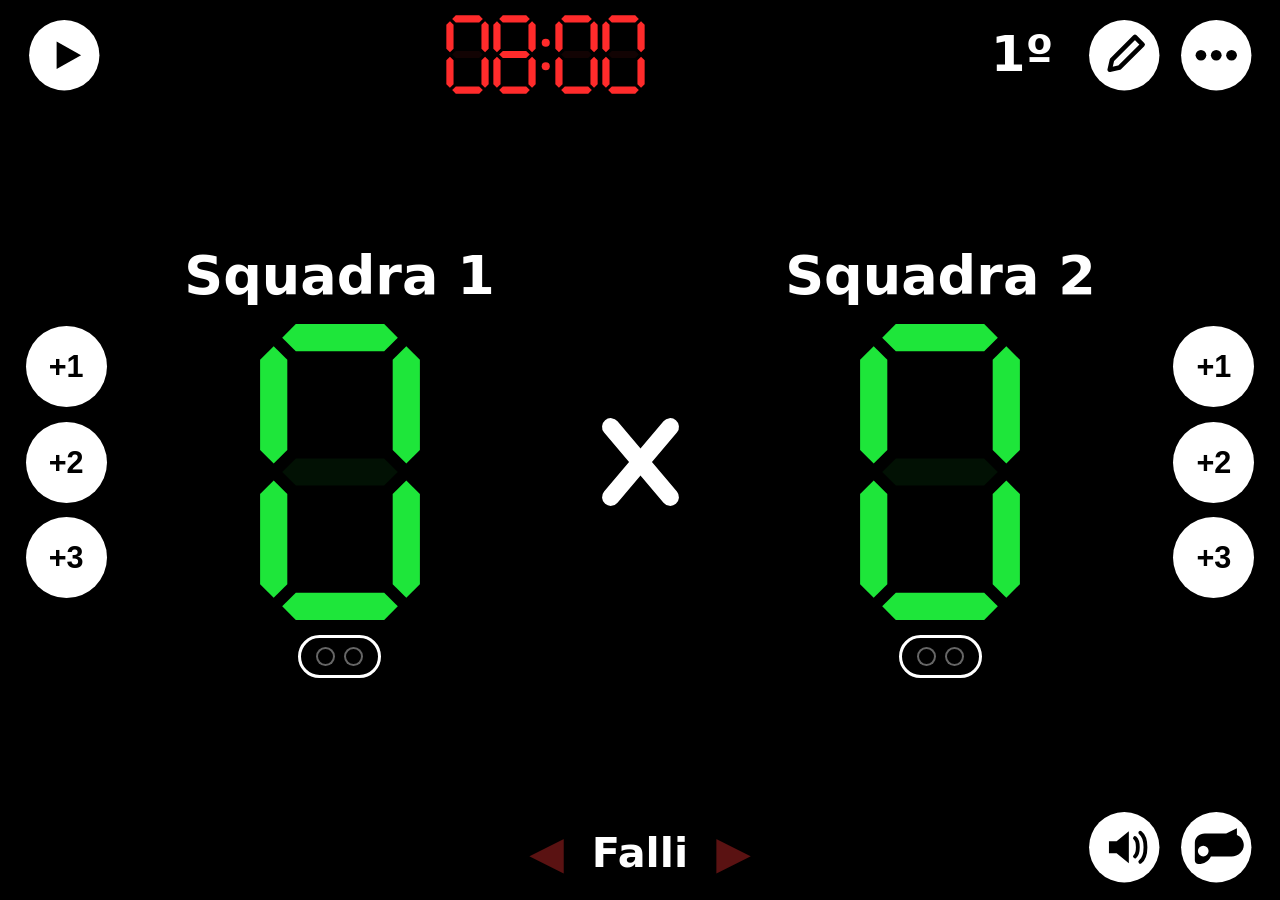
<file: index.html>
<!DOCTYPE html>
<html lang="it">
<head>
  <meta charset="UTF-8" />
  <meta name="viewport" content="width=device-width, initial-scale=1.0, maximum-scale=1.0, user-scalable=no, viewport-fit=cover" />
  <title>Tabellone Baskin</title>

  <meta name="theme-color" content="#000000" />
  <meta name="description" content="Tabellone segnapunti per il Baskin: tempo, punti, timeout e bonus. Funziona offline." />

  <!-- PWA -->
  <link rel="manifest" href="manifest.webmanifest" />
  <link rel="icon" href="icons/icon-192.png" />
  <link rel="apple-touch-icon" href="icons/icon-192.png" />
  <meta name="apple-mobile-web-app-capable" content="yes" />
  <meta name="apple-mobile-web-app-status-bar-style" content="black-translucent" />
  <meta name="mobile-web-app-capable" content="yes" />

  <link rel="stylesheet" href="css/styles.css" />
</head>

<body class="mode-game" data-running="false" data-muted="false">

  <main class="board" id="board">

    <!-- ============ BARRA SUPERIORE ============ -->
    <header class="topbar">

      <button class="icon-btn solid" id="btnPlay" type="button" aria-label="Avvia o ferma il tempo">
        <svg viewBox="0 0 100 100" aria-hidden="true">
          <circle cx="50" cy="50" r="46" fill="#fff"/>
          <polygon class="ico-play" points="40,32 72,50 40,68" fill="#000"/>
          <g class="ico-pause" fill="#000"><rect x="38" y="33" width="9" height="34" rx="2"/><rect x="53" y="33" width="9" height="34" rx="2"/></g>
        </svg>
      </button>

      <div class="timer editable" id="timer" role="button" tabindex="0" aria-label="Tempo di gioco"></div>

      <div class="period editable" id="period" role="button" tabindex="0" aria-label="Periodo">1&ordm;</div>

      <!-- pulsanti modalità gioco -->
      <button class="icon-btn ghost only-game" id="btnEdit" type="button" aria-label="Apri impostazioni e correzioni">
        <svg viewBox="0 0 100 100" aria-hidden="true">
          <circle cx="50" cy="50" r="46" fill="#fff"/>
          <path d="M64 26l10 10-30 30-13 3 3-13 30-30Z" fill="none" stroke="#000" stroke-width="6" stroke-linejoin="round"/>
        </svg>
      </button>
      <button class="icon-btn ghost only-game" id="btnMore" type="button" aria-label="Altre opzioni">
        <svg viewBox="0 0 100 100" aria-hidden="true">
          <circle cx="50" cy="50" r="46" fill="#fff"/>
          <g fill="#000"><circle cx="30" cy="50" r="7"/><circle cx="50" cy="50" r="7"/><circle cx="70" cy="50" r="7"/></g>
        </svg>
      </button>

      <!-- pulsante modalità impostazioni -->
      <button class="icon-btn solid only-edit" id="btnConfirm" type="button" aria-label="Conferma ed esci dalle impostazioni">
        <svg viewBox="0 0 100 100" aria-hidden="true">
          <circle cx="50" cy="50" r="46" fill="#fff"/>
          <path d="M30 52l13 14 27-32" fill="none" stroke="#000" stroke-width="8" stroke-linecap="round" stroke-linejoin="round"/>
        </svg>
      </button>
    </header>

    <!-- ============ AREA PUNTEGGI ============ -->
    <section class="scores">

      <div class="side-buttons" id="ptsLeft" data-team="1">
        <button class="pts-btn only-game" type="button" data-pts="1">+1</button>
        <button class="pts-btn only-game" type="button" data-pts="2">+2</button>
        <button class="pts-btn only-game" type="button" data-pts="3">+3</button>
        <button class="pts-btn minus only-edit" type="button" data-pts="-1">&minus;1</button>
        <button class="pts-btn minus only-edit" type="button" data-pts="-2">&minus;2</button>
        <button class="pts-btn minus only-edit" type="button" data-pts="-3">&minus;3</button>
      </div>

      <div class="team" data-team="1">
        <div class="team-name editable" id="name1" role="button" tabindex="0">Squadra 1</div>
        <div class="score" id="score1" data-team="1"></div>
        <div class="timeouts" id="timeouts1" data-team="1" aria-label="Timeout Squadra 1"></div>
      </div>

      <div class="vs" aria-hidden="true">
        <svg viewBox="0 0 100 120"><g stroke="#fff" stroke-width="13" stroke-linecap="round"><line x1="28" y1="34" x2="72" y2="86"/><line x1="72" y1="34" x2="28" y2="86"/></g></svg>
      </div>

      <div class="team" data-team="2">
        <div class="team-name editable" id="name2" role="button" tabindex="0">Squadra 2</div>
        <div class="score" id="score2" data-team="2"></div>
        <div class="timeouts" id="timeouts2" data-team="2" aria-label="Timeout Squadra 2"></div>
      </div>

      <div class="side-buttons" id="ptsRight" data-team="2">
        <button class="pts-btn only-game" type="button" data-pts="1">+1</button>
        <button class="pts-btn only-game" type="button" data-pts="2">+2</button>
        <button class="pts-btn only-game" type="button" data-pts="3">+3</button>
        <button class="pts-btn minus only-edit" type="button" data-pts="-1">&minus;1</button>
        <button class="pts-btn minus only-edit" type="button" data-pts="-2">&minus;2</button>
        <button class="pts-btn minus only-edit" type="button" data-pts="-3">&minus;3</button>
      </div>

    </section>

    <!-- ============ FALLI / BONUS ============ -->
    <footer class="fouls">
      <div class="fouls-head">
        <span class="bonus-arrow left" id="bonusLeft" aria-hidden="true">&#9664;</span>
        <span class="fouls-label">Falli</span>
        <span class="bonus-arrow right" id="bonusRight" aria-hidden="true">&#9654;</span>
      </div>
      <div class="fouls-body">
        <button class="foul-btn only-game" type="button" data-team="0" data-delta="1" aria-label="Aggiungi fallo Squadra 1">+</button>
        <button class="foul-btn only-edit" type="button" data-team="0" data-delta="-1" aria-label="Togli fallo Squadra 1">&minus;</button>
        <div class="foul-num" id="foul1" data-team="1"></div>
        <div class="foul-x" aria-hidden="true">
          <svg viewBox="0 0 100 120"><g stroke="#fff" stroke-width="11" stroke-linecap="round"><line x1="30" y1="38" x2="70" y2="82"/><line x1="70" y1="38" x2="30" y2="82"/></g></svg>
        </div>
        <div class="foul-num" id="foul2" data-team="2"></div>
        <button class="foul-btn only-game" type="button" data-team="1" data-delta="1" aria-label="Aggiungi fallo Squadra 2">+</button>
        <button class="foul-btn only-edit" type="button" data-team="1" data-delta="-1" aria-label="Togli fallo Squadra 2">&minus;</button>
      </div>
    </footer>

    <!-- ============ AZIONI ANGOLO ============ -->
    <div class="corner-actions">
      <button class="icon-btn solid" id="btnHorn" type="button" aria-label="Suona la sirena">
        <svg viewBox="0 0 100 100" aria-hidden="true">
          <circle cx="50" cy="50" r="46" fill="#fff"/>
          <g fill="#000">
            <path d="M30 42v16h10l16 13V29L40 42H30Z"/>
            <path d="M64 38c5 4 5 20 0 24" fill="none" stroke="#000" stroke-width="5" stroke-linecap="round"/>
            <path d="M71 31c9 7 9 31 0 38" fill="none" stroke="#000" stroke-width="5" stroke-linecap="round"/>
          </g>
        </svg>
      </button>
      <button class="icon-btn solid" id="btnWhistle" type="button" aria-label="Suona il fischietto">
        <svg viewBox="0 0 100 100" aria-hidden="true">
          <circle cx="50" cy="50" r="46" fill="#fff"/>
          <g fill="#000">
            <path d="M22 44c0-7 6-12 13-12h28l14-7v9c5 2 9 7 9 13 0 8-7 15-16 15H43c-3 6-9 10-16 10-3 0-5-2-5-5V44Z"/>
            <circle cx="33" cy="55" r="7" fill="#fff"/>
          </g>
        </svg>
      </button>
    </div>

    <div class="corner-actions left only-edit">
      <button class="icon-btn solid danger" id="btnReset" type="button" aria-label="Azzera la partita">
        <svg viewBox="0 0 100 100" aria-hidden="true">
          <circle cx="50" cy="50" r="46" fill="#fff"/>
          <g fill="none" stroke="#000" stroke-width="9" stroke-linecap="round">
            <path d="M74 34a30 30 0 1 0 7 22"/>
          </g>
          <path d="M78 22v18H60Z" fill="#000"/>
        </svg>
      </button>
    </div>

  </main>

  <!-- ============ CONFERMA RESET ============ -->
  <div class="sheet-backdrop" id="resetBackdrop" hidden>
    <div class="sheet" role="dialog" aria-label="Conferma reset">
      <h2>Azzerare la partita?</h2>
      <p class="sheet-text">Punteggi, falli, timeout, tempo e periodo torneranno a zero. Le impostazioni e i nomi delle squadre restano invariati.</p>
      <div class="sheet-row">
        <button class="sheet-item danger" id="resetConfirm" type="button">Sì, azzera</button>
        <button class="sheet-close" id="resetCancel" type="button">Annulla</button>
      </div>
    </div>
  </div>

  <!-- ============ MENU "..." / INFORMAZIONI ============ -->
  <div class="sheet-backdrop" id="moreBackdrop" hidden>
    <div class="sheet" role="dialog" aria-label="Informazioni">
      <h2>Informazioni</h2>
      <div class="about">
        <p class="about-title">Tabellone Baskin</p>
        <p class="about-meta">Versione <span id="aboutVersion">1.8.0</span> — Daniele Lolli (UncleDan)</p>
      </div>
      <button class="sheet-item" id="actCheckUpdate" type="button">Verifica aggiornamenti</button>
      <button class="sheet-item" id="actFouls" type="button">Conteggio falli: <span id="foulState">off</span></button>
      <button class="sheet-item" id="actMute" type="button">Audio: <span id="muteState">on</span></button>
      <button class="sheet-item" id="actWake" type="button">Schermo sempre acceso: <span id="wakeState">off</span></button>
      <button class="sheet-item" id="actSettings" type="button">Impostazioni partita</button>
      <button class="sheet-item" id="actNewGame" type="button">Nuova partita</button>
      <button class="sheet-item" id="actInstall" type="button" hidden>Installa app</button>
      <button class="sheet-close" id="moreClose" type="button">Chiudi</button>
    </div>
  </div>

  <!-- ============ IMPOSTAZIONI PARTITA ============ -->
  <div class="sheet-backdrop" id="settingsBackdrop" hidden>
    <div class="sheet" role="dialog" aria-label="Impostazioni partita">
      <h2>Impostazioni partita</h2>

      <label class="field">
        <span>Durata periodo (minuti)</span>
        <input type="number" id="cfgMinutes" min="1" max="60" inputmode="numeric" />
      </label>
      <label class="field">
        <span>Numero di periodi</span>
        <input type="number" id="cfgPeriods" min="1" max="12" inputmode="numeric" />
      </label>
      <label class="field">
        <span>Durata supplementari (minuti)</span>
        <input type="number" id="cfgOvertime" min="1" max="30" inputmode="numeric" />
      </label>
      <label class="field">
        <span>Timeout per tempo (1°/2°)</span>
        <input type="number" id="cfgTimeoutsHalf" min="0" max="9" inputmode="numeric" />
      </label>
      <label class="field">
        <span>Timeout per supplementare</span>
        <input type="number" id="cfgTimeoutsOt" min="0" max="9" inputmode="numeric" />
      </label>
      <label class="field">
        <span>Limite falli per il bonus</span>
        <input type="number" id="cfgBonus" min="1" max="20" inputmode="numeric" />
      </label>
      <label class="field switch">
        <span>Bonus automatico negli ultimi 2′ (4° e suppl.)</span>
        <input type="checkbox" id="cfgAutoBonus" />
      </label>
      <label class="field switch">
        <span>Azzera i falli ad ogni periodo</span>
        <input type="checkbox" id="cfgResetFouls" />
      </label>
      <label class="field switch">
        <span>Sirena automatica a fine tempo</span>
        <input type="checkbox" id="cfgAutoHorn" />
      </label>

      <div class="sheet-row">
        <button class="sheet-item" id="settingsSave" type="button">Salva</button>
        <button class="sheet-close" id="settingsClose" type="button">Annulla</button>
      </div>
    </div>
  </div>

  <!-- ============ EDITOR TEMPO (rotori) ============ -->
  <div class="sheet-backdrop" id="timeBackdrop" hidden>
    <div class="sheet" role="dialog" aria-label="Imposta il tempo">
      <h2>Imposta il tempo</h2>
      <div class="rotors">
        <div class="rotor-wrap"><div class="rotor" id="rotorMin"></div><small>min</small></div>
        <span class="time-colon">:</span>
        <div class="rotor-wrap"><div class="rotor" id="rotorSec"></div><small>sec</small></div>
        <span class="time-colon">.</span>
        <div class="rotor-wrap"><div class="rotor" id="rotorTenth"></div><small>dec</small></div>
      </div>
      <div class="sheet-row">
        <button class="sheet-item" id="timeApply" type="button">Applica</button>
        <button class="sheet-item secondary" id="timeFull" type="button">Tempo pieno</button>
        <button class="sheet-close" id="timeClose" type="button">Annulla</button>
      </div>
    </div>
  </div>

  <!-- ============ EDITOR PERIODO (rotore) ============ -->
  <div class="sheet-backdrop" id="periodBackdrop" hidden>
    <div class="sheet" role="dialog" aria-label="Imposta il periodo">
      <h2>Imposta il periodo</h2>
      <div class="rotors">
        <div class="rotor-wrap"><div class="rotor wide" id="rotorPeriod"></div><small>periodo</small></div>
      </div>
      <div class="sheet-row">
        <button class="sheet-item" id="periodApply" type="button">Applica</button>
        <button class="sheet-close" id="periodClose" type="button">Annulla</button>
      </div>
    </div>
  </div>

  <!-- ============ TOAST ============ -->
  <div class="toast" id="toast" hidden></div>

  <script src="js/app.js"></script>
</body>
</html>
</file>
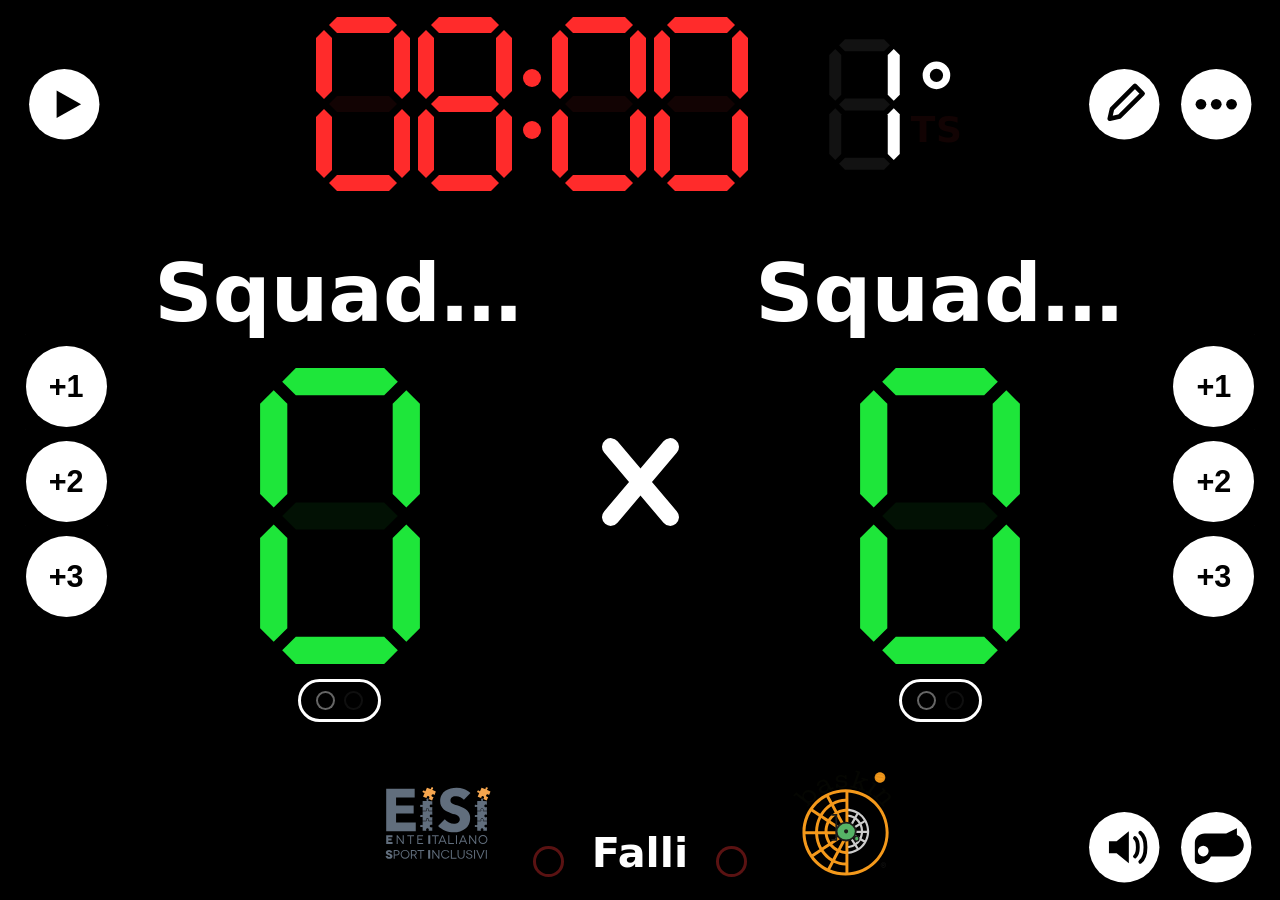
<file: pwa/index.html>
<!DOCTYPE html>
<html lang="it">
<head>
  <meta charset="UTF-8" />
  <meta name="viewport" content="width=device-width, initial-scale=1.0, maximum-scale=1.0, user-scalable=no, viewport-fit=cover" />
  <title>Tabellone Baskin EISI</title>

  <meta name="theme-color" content="#000000" />
  <meta name="description" content="Tabellone segnapunti per il Baskin: tempo, punti, timeout e bonus. Funziona offline." />

  <!-- PWA -->
  <link rel="manifest" href="manifest.webmanifest" />
  <link rel="icon" href="icons/icon-192.png" />
  <link rel="apple-touch-icon" href="icons/icon-192.png" />
  <meta name="apple-mobile-web-app-capable" content="yes" />
  <meta name="apple-mobile-web-app-status-bar-style" content="black-translucent" />
  <meta name="apple-mobile-web-app-title" content="Tabellone Baskin EISI" />
  <meta name="mobile-web-app-capable" content="yes" />
  <meta name="application-name" content="Tabellone Baskin EISI" />

  <link rel="stylesheet" href="css/styles.css" />
</head>

<body class="mode-game" data-running="false" data-muted="false">

  <main class="board" id="board">

    <!-- ============ BARRA SUPERIORE ============ -->
    <header class="topbar">

      <div class="clock-controls">
        <button class="icon-btn solid" id="btnPlay" type="button" aria-label="Avvia o ferma il tempo">
          <svg viewBox="0 0 100 100" aria-hidden="true">
            <circle cx="50" cy="50" r="46" fill="#fff"/>
            <polygon class="ico-play" points="40,32 72,50 40,68" fill="#000"/>
            <g class="ico-pause" fill="#000"><rect x="38" y="33" width="9" height="34" rx="2"/><rect x="53" y="33" width="9" height="34" rx="2"/></g>
          </svg>
        </button>
        <button class="icon-btn solid" id="btnNext" type="button" aria-label="Periodo successivo">
          <svg viewBox="0 0 100 100" aria-hidden="true">
            <circle cx="50" cy="50" r="46" fill="#fff"/>
            <g fill="#000"><polygon points="33,31 61,50 33,69"/><rect x="63" y="31" width="9" height="38" rx="2"/></g>
          </svg>
        </button>
      </div>

      <div class="clock-period">
        <div class="timer editable" id="timer" role="button" tabindex="0" aria-label="Tempo di gioco"></div>
        <div class="period editable" id="period" role="button" tabindex="0" aria-label="Periodo"></div>
      </div>

      <div class="topbar-actions">
        <!-- pulsanti modalità gioco -->
        <button class="icon-btn ghost only-game" id="btnEdit" type="button" aria-label="Apri impostazioni e correzioni">
          <svg viewBox="0 0 100 100" aria-hidden="true">
            <circle cx="50" cy="50" r="46" fill="#fff"/>
            <path d="M64 26l10 10-30 30-13 3 3-13 30-30Z" fill="none" stroke="#000" stroke-width="6" stroke-linejoin="round"/>
          </svg>
        </button>
        <button class="icon-btn ghost only-game" id="btnMore" type="button" aria-label="Altre opzioni">
          <svg viewBox="0 0 100 100" aria-hidden="true">
            <circle cx="50" cy="50" r="46" fill="#fff"/>
            <g fill="#000"><circle cx="30" cy="50" r="7"/><circle cx="50" cy="50" r="7"/><circle cx="70" cy="50" r="7"/></g>
          </svg>
        </button>
        <!-- pulsante modalità impostazioni -->
        <button class="icon-btn solid only-edit" id="btnConfirm" type="button" aria-label="Conferma ed esci dalle impostazioni">
          <svg viewBox="0 0 100 100" aria-hidden="true">
            <circle cx="50" cy="50" r="46" fill="#fff"/>
            <path d="M30 52l13 14 27-32" fill="none" stroke="#000" stroke-width="8" stroke-linecap="round" stroke-linejoin="round"/>
          </svg>
        </button>
      </div>
    </header>

    <!-- ============ AREA PUNTEGGI ============ -->
    <section class="scores">

      <div class="side-buttons" id="ptsLeft" data-team="1">
        <button class="pts-btn only-game" type="button" data-pts="1">+1</button>
        <button class="pts-btn only-game" type="button" data-pts="2">+2</button>
        <button class="pts-btn only-game" type="button" data-pts="3">+3</button>
        <button class="pts-btn minus only-edit" type="button" data-pts="-1">&minus;1</button>
        <button class="pts-btn minus only-edit" type="button" data-pts="-2">&minus;2</button>
        <button class="pts-btn minus only-edit" type="button" data-pts="-3">&minus;3</button>
      </div>

      <div class="team" data-team="1">
        <div class="team-name editable" id="name1" role="button" tabindex="0">Squadra 1</div>
        <div class="score" id="score1" data-team="1"></div>
        <div class="timeouts" id="timeouts1" data-team="1" aria-label="Timeout Squadra 1"></div>
      </div>

      <div class="vs" aria-hidden="true">
        <svg viewBox="0 0 100 120"><g stroke="#fff" stroke-width="13" stroke-linecap="round"><line x1="28" y1="34" x2="72" y2="86"/><line x1="72" y1="34" x2="28" y2="86"/></g></svg>
      </div>

      <div class="team" data-team="2">
        <div class="team-name editable" id="name2" role="button" tabindex="0">Squadra 2</div>
        <div class="score" id="score2" data-team="2"></div>
        <div class="timeouts" id="timeouts2" data-team="2" aria-label="Timeout Squadra 2"></div>
      </div>

      <div class="side-buttons" id="ptsRight" data-team="2">
        <button class="pts-btn only-game" type="button" data-pts="1">+1</button>
        <button class="pts-btn only-game" type="button" data-pts="2">+2</button>
        <button class="pts-btn only-game" type="button" data-pts="3">+3</button>
        <button class="pts-btn minus only-edit" type="button" data-pts="-1">&minus;1</button>
        <button class="pts-btn minus only-edit" type="button" data-pts="-2">&minus;2</button>
        <button class="pts-btn minus only-edit" type="button" data-pts="-3">&minus;3</button>
      </div>

    </section>

    <!-- ============ POSSESSO (sopra ai falli) ============ -->
    <div class="possession" id="possession" hidden>
      <span class="poss-arrow left" id="possLeft" role="button" tabindex="0" aria-label="Possesso Squadra 1">&#9664;</span>
      <span class="poss-label">Possesso</span>
      <span class="poss-arrow right" id="possRight" role="button" tabindex="0" aria-label="Possesso Squadra 2">&#9654;</span>
    </div>

    <!-- ============ FALLI / BONUS ============ -->
    <footer class="fouls">
      <div class="fouls-head">
        <img src="icons/logos/logo-eisi.svg" alt="" aria-hidden="true" class="brand-logo brand-logo-eisi" />
        <span class="bonus-dot left" id="bonusLeft" aria-label="Bonus Squadra 1"></span>
        <span class="fouls-label">Falli</span>
        <span class="bonus-dot right" id="bonusRight" aria-label="Bonus Squadra 2"></span>
        <img src="icons/logos/logo-baskin.svg" alt="" aria-hidden="true" class="brand-logo brand-logo-baskin" />
      </div>
      <div class="fouls-body">
        <button class="foul-btn only-game" type="button" data-team="0" data-delta="1" aria-label="Aggiungi fallo Squadra 1">+</button>
        <button class="foul-btn only-edit" type="button" data-team="0" data-delta="-1" aria-label="Togli fallo Squadra 1">&minus;</button>
        <div class="foul-num" id="foul1" data-team="1"></div>
        <div class="foul-x" aria-hidden="true">
          <svg viewBox="0 0 100 120"><g stroke="#fff" stroke-width="11" stroke-linecap="round"><line x1="30" y1="38" x2="70" y2="82"/><line x1="70" y1="38" x2="30" y2="82"/></g></svg>
        </div>
        <div class="foul-num" id="foul2" data-team="2"></div>
        <button class="foul-btn only-game" type="button" data-team="1" data-delta="1" aria-label="Aggiungi fallo Squadra 2">+</button>
        <button class="foul-btn only-edit" type="button" data-team="1" data-delta="-1" aria-label="Togli fallo Squadra 2">&minus;</button>
      </div>
    </footer>

    <!-- ============ AZIONI ANGOLO ============ -->
    <div class="corner-actions">
      <button class="icon-btn solid" id="btnHorn" type="button" aria-label="Suona la sirena">
        <svg viewBox="0 0 100 100" aria-hidden="true">
          <circle cx="50" cy="50" r="46" fill="#fff"/>
          <g fill="#000">
            <path d="M30 42v16h10l16 13V29L40 42H30Z"/>
            <path d="M64 38c5 4 5 20 0 24" fill="none" stroke="#000" stroke-width="5" stroke-linecap="round"/>
            <path d="M71 31c9 7 9 31 0 38" fill="none" stroke="#000" stroke-width="5" stroke-linecap="round"/>
          </g>
        </svg>
      </button>
      <button class="icon-btn solid" id="btnWhistle" type="button" aria-label="Suona il fischietto">
        <svg viewBox="0 0 100 100" aria-hidden="true">
          <circle cx="50" cy="50" r="46" fill="#fff"/>
          <g fill="#000">
            <path d="M22 44c0-7 6-12 13-12h28l14-7v9c5 2 9 7 9 13 0 8-7 15-16 15H43c-3 6-9 10-16 10-3 0-5-2-5-5V44Z"/>
            <circle cx="33" cy="55" r="7" fill="#fff"/>
          </g>
        </svg>
      </button>
    </div>

    <div class="corner-actions left only-edit">
      <button class="icon-btn solid danger" id="btnReset" type="button" aria-label="Azzera la partita">
        <svg viewBox="0 0 100 100" aria-hidden="true">
          <circle cx="50" cy="50" r="46" fill="#fff"/>
          <g fill="none" stroke="#000" stroke-width="9" stroke-linecap="round">
            <path d="M74 34a30 30 0 1 0 7 22"/>
          </g>
          <path d="M78 22v18H60Z" fill="#000"/>
        </svg>
      </button>
    </div>

  </main>

  <!-- ============ CONFERMA RESET ============ -->
  <div class="sheet-backdrop" id="resetBackdrop" hidden>
    <div class="sheet" role="dialog" aria-label="Conferma reset">
      <h2>Azzerare la partita?</h2>
      <p class="sheet-text">Punteggi, falli, timeout, tempo, periodo, nomi e colori delle squadre torneranno ai valori iniziali. Le impostazioni di gara restano invariate.</p>
      <div class="sheet-row">
        <button class="sheet-item danger" id="resetConfirm" type="button">Sì, azzera</button>
        <button class="sheet-close" id="resetCancel" type="button">Annulla</button>
      </div>
    </div>
  </div>

  <!-- ============ CONFERMA PERIODO SUCCESSIVO ============ -->
  <div class="sheet-backdrop" id="nextBackdrop" hidden>
    <div class="sheet" role="dialog" aria-label="Conferma periodo successivo">
      <h2 id="nextTitle">Passare al periodo successivo?</h2>
      <p class="sheet-text" id="nextText">Il cronometro verrà riportato al tempo pieno del nuovo periodo.</p>
      <div class="sheet-row">
        <button class="sheet-item" id="nextConfirm" type="button">Sì, avanti</button>
        <button class="sheet-close" id="nextCancel" type="button">Annulla</button>
      </div>
    </div>
  </div>

  <!-- ============ MENU "..." / INFORMAZIONI ============ -->
  <div class="sheet-backdrop" id="moreBackdrop" hidden>
    <div class="sheet" role="dialog" aria-label="Informazioni">
      <h2>Informazioni</h2>
      <div class="about">
        <p class="about-title">Tabellone Baskin EISI</p>
        <p class="about-meta">Versione <span id="aboutVersion">1.17.7</span> — Daniele Lolli (UncleDan)</p>
      </div>
      <!-- verdi: installazione / info / sorgenti / segnalazioni / aggiornamenti -->
      <button class="sheet-item green" id="actInstall" type="button" hidden>Installa app</button>
      <button class="sheet-item green" id="actAboutBaskin" type="button">Cosa è il Baskin</button>
      <a class="sheet-item sheet-link green" id="actRepo" href="https://github.com/UncleDan/tabellone-baskin-eisi" target="_blank" rel="noopener noreferrer">Codice sorgente su GitHub ↗</a>
      <a class="sheet-item sheet-link green" id="actIssues" href="https://github.com/UncleDan/tabellone-baskin-eisi/issues" target="_blank" rel="noopener noreferrer">Segnalazioni ↗</a>
      <button class="sheet-item green" id="actCheckUpdate" type="button">Verifica aggiornamenti</button>
      <!-- solo nell'app Cast (visibili se presente window.CastBridge) -->
      <button class="sheet-item green" id="actCastConnect" type="button" hidden>Indirizzo / QR per la TV</button>
      <button class="sheet-item green" id="actCastRole" type="button" hidden>Ruolo dispositivo…</button>
      <!-- ambra: opzioni di visualizzazione/audio -->
      <button class="sheet-item amber" id="actWake" type="button">Schermo sempre acceso: <span id="wakeState">off</span></button>
      <button class="sheet-item amber" id="actScoreColor" type="button">Punti colore squadra: <span id="scoreColorState">off</span></button>
      <button class="sheet-item amber" id="actMute" type="button">Audio: <span id="muteState">on</span></button>
      <!-- rosso scuro: azioni importanti -->
      <button class="sheet-item darkred" id="actSettings" type="button">Impostazioni partita</button>
      <button class="sheet-item darkred" id="actResetApp" type="button">Reset applicazione</button>
      <button class="sheet-item darkred" id="actQuit" type="button">Chiudi applicazione</button>
      <!-- sempre ultimo: chiude solo il menu -->
      <button class="sheet-close" id="moreClose" type="button">Chiudi menu</button>
    </div>
  </div>

  <!-- ============ COSA È IL BASKIN ============ -->
  <div class="sheet-backdrop" id="baskinInfoBackdrop" hidden>
    <div class="sheet" role="dialog" aria-label="Cosa è il Baskin">
      <h2>Cosa è il Baskin</h2>
      <p class="sheet-text">Il Baskin è uno sport fondato sul basket, inclusivo per progettazione, che prevede per regolamento la partecipazione simultanea degli atleti senza divisione in categorie grazie ad un sistema basato sui ruoli in campo: atleti di entrambi i sessi, con e senza disabilità, con disabilità fisiche e/o cognitive giocano insieme sullo stesso campo la stessa partita. Il regolamento del Baskin è una proprietà intellettuale di <em>Associazione Baskin</em> ed i campionati in Italia sono organizzati da <em>EISI - Ente Italiano Sport Inclusivi</em>, Ente di Promozione Paralimpica riconosciuto dal <em>Comitato Italiano Paralimpico</em>.</p>
      <div class="sheet-row">
        <a class="sheet-item green" href="https://eisi.it" target="_blank" rel="noopener noreferrer">eisi.it ↗</a>
        <a class="sheet-item green" href="https://baskin.it" target="_blank" rel="noopener noreferrer">baskin.it ↗</a>
      </div>
      <p class="sheet-text disclaimer">I loghi «EISI» e «Baskin» sono marchi registrati rispettivamente da Ente Italiano Sport Inclusivi e Associazione Baskin.</p>
      <button class="sheet-close" id="baskinInfoClose" type="button">Chiudi</button>
    </div>
  </div>

  <!-- ============ IMPOSTAZIONI PARTITA ============ -->
  <div class="sheet-backdrop" id="settingsBackdrop" hidden>
    <div class="sheet" role="dialog" aria-label="Impostazioni partita">
      <h2>Impostazioni partita</h2>

      <!-- Modalità: Baskin / Personalizza -->
      <div class="sheet-row sheet-row-2">
        <button class="sheet-item green" id="presetBaskin" type="button">Baskin</button>
        <button class="sheet-item green" id="presetCustom" type="button">Personalizza</button>
      </div>

      <!-- Parametri di gara (modificabili solo in "Personalizza") -->
      <h3 style="font-size: 0.9em; margin-top: 1em; color: #bdbdbd;">Parametri di gara</h3>
      <div id="disciplineFields">

      <label class="field">
        <span>Durata periodo (minuti)</span>
        <input type="number" id="cfgMinutes" min="1" max="60" inputmode="numeric" />
      </label>
      <label class="field">
        <span>Numero di periodi</span>
        <input type="number" id="cfgPeriods" min="1" max="12" inputmode="numeric" />
      </label>
      <label class="field">
        <span>Durata supplementari (minuti)</span>
        <input type="number" id="cfgOvertime" min="1" max="30" inputmode="numeric" />
      </label>
      <label class="field">
        <span>Timeout per tempo (1°/2°)</span>
        <input type="number" id="cfgTimeoutsHalf" min="0" max="9" inputmode="numeric" />
      </label>
      <label class="field">
        <span>Timeout per supplementare</span>
        <input type="number" id="cfgTimeoutsOt" min="0" max="9" inputmode="numeric" />
      </label>
      <label class="field">
        <span>Logica timeout</span>
        <select id="cfgTimeoutMode">
          <option value="baskin">Baskin (riporto all'indietro)</option>
          <option value="basket">Basket (monte per tempo)</option>
        </select>
      </label>
      <label class="field">
        <span>Modalità bonus</span>
        <select id="cfgBonusMode">
          <option value="last2">Ultimi 2′ (Baskin)</option>
          <option value="teamFouls">Dopo N falli (Basket)</option>
          <option value="off">Nessuno</option>
        </select>
      </label>
      <label class="field">
        <span>Falli per il bonus (Basket)</span>
        <input type="number" id="cfgBonus" min="1" max="20" inputmode="numeric" />
      </label>
      <label class="field switch">
        <span>Conteggio falli</span>
        <input type="checkbox" id="cfgFouls" />
      </label>
      <label class="field switch">
        <span>Azzera i falli ad ogni periodo</span>
        <input type="checkbox" id="cfgResetFouls" />
      </label>
      <label class="field switch">
        <span>Frecce possesso alternato</span>
        <input type="checkbox" id="cfgPossession" />
      </label>
      <label class="field switch">
        <span>Sirena automatica a fine tempo</span>
        <input type="checkbox" id="cfgAutoHorn" />
      </label>

      </div><!-- /disciplineFields -->

      <h3 style="font-size: 0.9em; margin-top: 1em; color: #bdbdbd;">Streaming BaskinCam</h3>
      <label class="field switch">
        <span>Attiva invio verso BaskinCam</span>
        <input type="checkbox" id="cfgBaskinCam" />
      </label>
      <label class="field">
        <span>Indirizzo BaskinCam (IP:porta)</span>
        <input type="text" id="cfgBaskinCamHost" inputmode="url" autocomplete="off" autocapitalize="off" spellcheck="false" placeholder="192.168.1.50:8080" />
      </label>

      <div class="sheet-row">
        <button class="sheet-item" id="settingsSave" type="button">Salva</button>
        <button class="sheet-close" id="settingsClose" type="button">Annulla</button>
      </div>
    </div>
  </div>

  <!-- ============ EDITOR TEMPO (rotori) ============ -->
  <div class="sheet-backdrop" id="timeBackdrop" hidden>
    <div class="sheet" role="dialog" aria-label="Imposta il tempo">
      <h2>Imposta il tempo</h2>
      <div class="rotors">
        <div class="rotor-wrap"><div class="rotor" id="rotorMin"></div><small>min</small></div>
        <span class="time-colon">:</span>
        <div class="rotor-wrap"><div class="rotor" id="rotorSec"></div><small>sec</small></div>
        <span class="time-colon">.</span>
        <div class="rotor-wrap"><div class="rotor" id="rotorTenth"></div><small>dec</small></div>
      </div>
      <div class="sheet-row">
        <button class="sheet-item" id="timeApply" type="button">Applica</button>
        <button class="sheet-item secondary" id="timeFull" type="button">Tempo pieno</button>
        <button class="sheet-close" id="timeClose" type="button">Annulla</button>
      </div>
    </div>
  </div>

  <!-- ============ EDITOR PERIODO (rotore) ============ -->
  <div class="sheet-backdrop" id="periodBackdrop" hidden>
    <div class="sheet" role="dialog" aria-label="Imposta il periodo">
      <h2>Imposta il periodo</h2>
      <div class="rotors">
        <div class="rotor-wrap"><div class="rotor wide" id="rotorPeriod"></div><small>periodo</small></div>
      </div>
      <div class="sheet-row">
        <button class="sheet-item" id="periodApply" type="button">Applica</button>
        <button class="sheet-close" id="periodClose" type="button">Annulla</button>
      </div>
    </div>
  </div>

  <!-- ============ AVVISO: RUOTA IN ORIZZONTALE (solo in portrait) ============ -->
  <div id="rotateNotice" role="alertdialog" aria-label="Ruota il dispositivo in orizzontale">
    <svg class="rotate-ico" viewBox="0 0 120 120" aria-hidden="true">
      <rect x="34" y="14" width="52" height="92" rx="10" fill="none" stroke="#fff" stroke-width="5"/>
      <circle cx="60" cy="96" r="4" fill="#fff"/>
      <path d="M18 60a42 42 0 0 1 12-22" fill="none" stroke="#1ee63a" stroke-width="5" stroke-linecap="round"/>
      <path d="M30 30l2 14-14-3z" fill="#1ee63a"/>
      <path d="M102 60a42 42 0 0 1-12 22" fill="none" stroke="#1ee63a" stroke-width="5" stroke-linecap="round"/>
      <path d="M90 90l-2-14 14 3z" fill="#1ee63a"/>
    </svg>
    <p class="rotate-title">Ruota il dispositivo</p>
    <p class="rotate-sub">Il tabellone funziona in orizzontale (landscape)</p>
    <button id="rotateInstall" class="rotate-install" type="button" hidden>Installa app</button>
  </div>

  <!-- ============ TOAST ============ -->
  <div class="toast" id="toast" hidden></div>

  <script src="js/app.js"></script>
</body>
</html>
</file>
<file: css/styles.css>
/* =====================================================================
   Tabellone Baskin - foglio di stile
   Replica fedele delle due schermate: principale e impostazioni.
   ===================================================================== */

:root{
  --bg: #000;
  --white: #ffffff;
  --green: #1ee63a;   /* punteggi  */
  --red:   #ff2b2b;   /* tempo     */
  --yellow:#ffd21a;   /* falli     */
  --dimseg: 0.07;     /* opacità dei segmenti spenti del display LED */
  --dash: #ffffff;    /* bordo tratteggiato in modalità impostazioni */
  --bonus-off:#5a1212; /* freccia bonus spenta */
  --gap: clamp(6px, 1.2vw, 18px);
  --radius: 16px;
  font-size: 16px;
}

*{ box-sizing: border-box; -webkit-tap-highlight-color: transparent; }

html,body{ height:100%; margin:0; }

body{
  background: var(--bg);
  color: var(--white);
  font-family: system-ui, -apple-system, "Segoe UI", Roboto, Arial, sans-serif;
  overflow: hidden;
  user-select: none;
  -webkit-user-select: none;
  touch-action: manipulation;
}

/* ----- Visibilità per modalità ----- */
body.mode-game .only-edit{ display:none !important; }
body.mode-edit .only-game{ display:none !important; }

/* ----- Struttura tabellone ----- */
.board{
  position: relative;
  height: 100dvh;
  height: 100vh;
  display: flex;
  flex-direction: column;
  padding: clamp(8px, 1.6vh, 22px) clamp(10px, 2vw, 34px);
  gap: clamp(4px, 1vh, 14px);
}

/* =====================================================================
   BARRA SUPERIORE
   ===================================================================== */
.topbar{
  display: grid;
  grid-template-columns: auto auto 1fr auto auto auto;
  align-items: center;
  gap: var(--gap);
  min-height: 0;
}
.topbar .timer{ grid-column: 3; justify-self: center; }
.topbar .period{ justify-self: end; }

.icon-btn{
  flex: 0 0 auto;
  width: clamp(46px, 8.5vh, 96px);
  height: clamp(46px, 8.5vh, 96px);
  padding: 0; margin: 0; border: 0; background: transparent;
  cursor: pointer;
  display: grid; place-items: center;
  transition: transform .05s ease;
}
.icon-btn:active{ transform: scale(.92); }
.icon-btn svg{ width: 100%; height: 100%; display:block; }
.icon-btn:focus-visible{ outline: 3px solid #4ea1ff; outline-offset: 2px; border-radius: 50%; }

/* play/pausa: mostra l'icona giusta in base allo stato */
.ico-pause{ display:none; }
body[data-running="true"] #btnPlay .ico-play{ display:none; }
body[data-running="true"] #btnPlay .ico-pause{ display:block; }
/* in modalità impostazioni il play è presente ma bloccato */
body.mode-edit #btnPlay{ opacity:.35; pointer-events:none; }

/* periodo */
.period{
  font-weight: 800;
  font-size: clamp(22px, 5.5vh, 56px);
  line-height: 1;
  padding: .1em .35em;
  min-width: 1.6em;
  text-align: center;
}
/* marcatore dei tempi supplementari (es. "1S") */
.period .ot-mark{
  font-size: .5em;
  vertical-align: super;
  margin-left: .04em;
  letter-spacing: .02em;
  color: var(--red);
}

/* =====================================================================
   AREA PUNTEGGI
   ===================================================================== */
.scores{
  flex: 1 1 auto;
  display: grid;
  grid-template-columns: auto 1fr auto 1fr auto;
  align-items: center;
  gap: var(--gap);
  min-height: 0;
}

.side-buttons{
  display: flex;
  flex-direction: column;
  gap: clamp(6px, 1.6vh, 20px);
}
.pts-btn{
  width: clamp(48px, 9vh, 104px);
  height: clamp(48px, 9vh, 104px);
  border-radius: 50%;
  border: 0;
  background: var(--white);
  color: #000;
  font-weight: 800;
  font-size: clamp(18px, 3.4vh, 40px);
  cursor: pointer;
  transition: transform .05s ease, background .1s ease;
}
.pts-btn:active{ transform: scale(.9); background:#dcdcdc; }
/* tasti di correzione punteggio in modifica (-1/-2/-3) */
.pts-btn.minus{ background:#ffd9d9; color:#7a0000; }
.pts-btn.minus:active{ background:#ffc2c2; }

.team{
  display: flex;
  flex-direction: column;
  align-items: center;
  justify-content: center;
  min-width: 0;
  gap: clamp(4px, 1.2vh, 16px);
}
.team-name{
  font-weight: 800;
  font-size: clamp(22px, 6vh, 64px);
  line-height: 1.05;
  text-align: center;
  padding: .05em .4em;
  max-width: 100%;
  white-space: nowrap;
  overflow: hidden;
  text-overflow: ellipsis;
}

/* display a 7 segmenti */
.score{ color: var(--green); }
.score .seg-digit{ height: clamp(96px, 34vh, 340px); }
.foul-num{ color: var(--yellow); }
.foul-num .seg-digit{ height: clamp(40px, 12vh, 120px); }
.timer{ color: var(--red); display:flex; align-items:center; }
.timer .seg-digit{ height: clamp(34px, 9vh, 92px); }

.score, .foul-num, .timer{ display:flex; align-items:center; justify-content:center; gap:.12em; }
.seg-digit{ display:block; width:auto; }
.seg-digit .seg{ fill: currentColor; }
.seg-digit .seg.off{ opacity: var(--dimseg); }
.seg-colon{ height: clamp(34px, 9vh, 92px); width:auto; color: var(--red); }
.seg-colon .dot{ fill: currentColor; }
/* punto decimale dei decimi di secondo (ultimo minuto) */
.seg-dot{ width:.34em; }
.timer.tenths{ gap:.06em; }

/* timeout */
.timeouts{
  display: inline-flex;
  align-items: center;
  gap: clamp(5px, 1.1vh, 12px);
  border: 3px solid var(--white);
  border-radius: 999px;
  padding: clamp(4px,1vh,9px) clamp(8px,1.6vh,16px);
  cursor: pointer;
}
.to-dot{
  width: clamp(10px, 2.1vh, 22px);
  height: clamp(10px, 2.1vh, 22px);
  border-radius: 50%;
  background: transparent;
  box-shadow: inset 0 0 0 2px rgba(255,255,255,.4);  /* spento: anello tenue */
  transition: background .1s ease, box-shadow .1s ease;
}
.to-dot.on{
  background: var(--white);                            /* acceso: pieno */
  box-shadow: 0 0 8px rgba(255,255,255,.55);
}

/* X centrale */
.vs{ display:grid; place-items:center; }
.vs svg{ height: clamp(60px, 18vh, 170px); width:auto; }

/* =====================================================================
   FALLI / BONUS
   ===================================================================== */
.fouls{
  flex: 0 0 auto;
  display: flex;
  flex-direction: column;
  align-items: center;
  gap: clamp(2px, .8vh, 10px);
  padding-bottom: clamp(2px,1vh,12px);
}
.fouls-head{ display:flex; align-items:center; gap: clamp(10px,2.4vw,28px); }
.fouls-label{ font-weight: 800; font-size: clamp(20px, 4.6vh, 46px); }
.bonus-arrow{
  color: var(--bonus-off);
  font-size: clamp(22px, 5vh, 50px);
  line-height: 1;
  transition: color .15s ease, text-shadow .15s ease;
}
.bonus-arrow.active{ color: var(--red); text-shadow: 0 0 10px rgba(255,43,43,.7); }

/* bonus automatico negli ultimi 2': enfasi sull'etichetta e arrow pulsanti */
body.auto-bonus .fouls-label::after{
  content: " · BONUS";
  color: var(--red);
  font-size: .6em;
  letter-spacing: .04em;
}
body.auto-bonus .bonus-arrow.active{ animation: bonusPulse 1s ease-in-out infinite; }
@keyframes bonusPulse{ 0%,100%{ opacity:1; } 50%{ opacity:.45; } }

.fouls-body{ display:flex; align-items:center; gap: clamp(8px,1.8vw,22px); }
/* contatori e tasti falli visibili solo col conteggio falli attivo */
body:not(.manual-fouls) .fouls-body{ display:none; }
.foul-btn{
  width: clamp(40px, 7.5vh, 84px);
  height: clamp(40px, 7.5vh, 84px);
  border-radius: 50%;
  border: 0;
  background: var(--white);
  color: #000;
  font-weight: 800;
  font-size: clamp(20px, 3.6vh, 44px);
  line-height: 1;
  cursor: pointer;
  transition: transform .05s ease;
}
.foul-btn:active{ transform: scale(.9); }
.foul-x svg{ height: clamp(34px, 8vh, 78px); width:auto; }

/* =====================================================================
   AZIONI ANGOLO (sirena / muto)
   ===================================================================== */
.corner-actions{
  position: absolute;
  right: clamp(10px, 2vw, 34px);
  bottom: clamp(8px, 1.6vh, 22px);
  display: flex;
  gap: var(--gap);
}
.corner-actions.left{
  right: auto;
  left: clamp(10px, 2vw, 34px);
}
/* pulsante pericoloso (reset) */
.icon-btn.danger circle{ fill:#ff5a5a; }
.sheet-item.danger{ background:#d23b3b; color:#fff; }

/* =====================================================================
   MODALITA' IMPOSTAZIONI: bordi tratteggiati sugli elementi modificabili
   ===================================================================== */
body.mode-edit .editable{
  border: 3px dashed var(--dash);
  border-radius: 12px;
  cursor: pointer;
}
body.mode-edit .timer.editable{ padding: .1em .4em; }
body.mode-edit .team-name.editable{ outline: none; }

/* nome squadra come campo di testo in modifica */
.team-name-input{
  display: none;
  font: inherit;
  font-weight: 800;
  font-size: clamp(22px, 6vh, 64px);
  text-align: center;
  background: transparent;
  color: var(--white);
  border: 3px dashed var(--dash);
  border-radius: 12px;
  padding: .05em .4em;
  max-width: 100%;
  width: 8em;
}
body.mode-edit .team-name{ display:none; }
body.mode-edit .team-name-input{ display:block; }


/* =====================================================================
   FOGLI MODALI (menu, impostazioni, editor tempo)
   ===================================================================== */
.sheet-backdrop{
  position: fixed; inset:0;
  background: rgba(0,0,0,.72);
  display: grid; place-items: center;
  z-index: 50;
  padding: 16px;
}
.sheet-backdrop[hidden]{ display:none; }
.sheet{
  background:#141414;
  border:1px solid #2c2c2c;
  border-radius: 18px;
  width: min(480px, 94vw);
  max-height: 92vh;
  overflow:auto;
  padding: 20px;
  display:flex; flex-direction:column; gap:12px;
}
.sheet h2{ margin:0 0 6px; font-size: 22px; }
.about{ background:#1d1d1d; border-radius:12px; padding:12px 14px; }
.about-title{ margin:0; font-weight:800; font-size:18px; }
.about-meta{ margin:4px 0 0; color:#bdbdbd; font-size:14px; }
.sheet-item, .sheet-close{
  font: inherit;
  font-weight: 600;
  padding: 14px 16px;
  border-radius: 12px;
  border: 0;
  cursor: pointer;
  text-align: left;
}
.sheet-item{ background:#2a6df0; color:#fff; }
.sheet-item.secondary{ background:#2b2b2b; color:#fff; }
.sheet-item:active{ filter:brightness(.9); }
.sheet-close{ background:#2b2b2b; color:#fff; text-align:center; }
.sheet-text{ margin:0; color:#cfcfcf; font-size:15px; line-height:1.4; }
.sheet-row{ display:flex; gap:10px; flex-wrap:wrap; }
.sheet-row > *{ flex:1 1 120px; }

.field{ display:flex; align-items:center; justify-content:space-between; gap:12px; background:#1d1d1d; padding:12px 14px; border-radius:12px; }
.field span{ font-weight:600; }
.field input[type="number"]{ width:5em; font:inherit; padding:8px; border-radius:8px; border:1px solid #3a3a3a; background:#0d0d0d; color:#fff; text-align:center; }
.field.switch input{ width:24px; height:24px; }

/* editor tempo */
/* rotori (picker a rotella) */
.rotors{ display:flex; align-items:flex-start; justify-content:center; gap:14px; padding:6px 0; }
.time-colon{ font-size:40px; font-weight:800; align-self:flex-start; margin-top:48px; }
.rotor-wrap{ position:relative; display:flex; flex-direction:column; align-items:center; gap:6px; }
.rotor-wrap small{ color:#aaa; font-weight:600; }
/* banda centrale di selezione (slot centrale = 44px, dopo 44px di padding) */
.rotor-wrap::before{
  content:'';
  position:absolute; left:0; right:0; top:44px; height:44px;
  border-top:2px solid rgba(255,255,255,.22);
  border-bottom:2px solid rgba(255,255,255,.22);
  pointer-events:none;
}
.rotor{
  width: clamp(64px, 16vw, 96px);
  height: 132px;                 /* 3 slot da 44px */
  overflow-y: scroll;
  scroll-snap-type: y mandatory;
  padding-block: 44px;           /* permette di centrare primo/ultimo elemento */
  background:#0d0d0d;
  border:1px solid #333;
  border-radius:14px;
  scrollbar-width:none; -ms-overflow-style:none;
  overscroll-behavior: contain;
  touch-action: pan-y;
}
.rotor.wide{ width: clamp(96px, 26vw, 150px); }
.rotor::-webkit-scrollbar{ display:none; }
.rotor-item{
  height:44px;
  scroll-snap-align:center;
  display:flex; align-items:center; justify-content:center;
  font-size:26px; font-weight:800; font-variant-numeric:tabular-nums;
  color:#7d7d7d; cursor:pointer;
  transition: color .12s ease, transform .12s ease;
}
.rotor-item.sel{ color:#fff; transform:scale(1.14); }

/* toast */
.toast{
  position: fixed;
  left:50%; bottom: 14vh; transform: translateX(-50%);
  background:#fff; color:#000; font-weight:700;
  padding: 10px 18px; border-radius: 999px;
  z-index: 60; box-shadow:0 6px 24px rgba(0,0,0,.5);
}
.toast[hidden]{ display:none; }

/* accessibilità: rispetta riduzione movimento */
@media (prefers-reduced-motion: reduce){
  *{ transition: none !important; }
}

/* suggerimento rotazione in portrait stretto */
@media (orientation: portrait) and (max-width: 560px){
  .board::after{
    content: "Ruota il dispositivo in orizzontale per la vista completa";
    position: absolute; inset: auto 8px 8px; text-align:center;
    color:#888; font-size:13px;
  }
}
</file>
<file: pwa/css/styles.css>
/* =====================================================================
   Tabellone Baskin - foglio di stile
   Replica fedele delle due schermate: principale e impostazioni.
   ===================================================================== */

:root{
  --bg: #000;
  --white: #ffffff;
  --green: #1ee63a;   /* punteggi  */
  --red:   #ff2b2b;   /* tempo     */
  --yellow:#ffd21a;   /* falli     */
  --dimseg: 0.07;     /* opacità dei segmenti spenti del display LED */
  --dash: #ffffff;    /* bordo tratteggiato in modalità impostazioni */
  --bonus-off:#5a1212; /* freccia bonus spenta */
--gap: 6px; --gap: clamp(6px, 1.2vw, 18px);
  --radius: 16px;
  font-size: 16px;
}

*{ box-sizing: border-box; -webkit-tap-highlight-color: transparent; }

html,body{ height:100%; margin:0; }

body{
  background: var(--bg);
  color: var(--white);
  font-family: system-ui, -apple-system, "Segoe UI", Roboto, Arial, sans-serif;
  overflow: hidden;
  user-select: none;
  -webkit-user-select: none;
  touch-action: manipulation;
}

/* ----- Visibilità per modalità ----- */
body.mode-game .only-edit{ display:none !important; }
body.mode-edit .only-game{ display:none !important; }

/* ----- Struttura tabellone ----- */
.board{
  position: relative;
  height: 100dvh;
  height: 100vh;
  display: flex;
  flex-direction: column;
padding: 8px 10px; padding: clamp(8px, 1.6vh, 22px) clamp(10px, 2vw, 34px);
gap: 4px; gap: clamp(4px, 1vh, 14px);
}

/* =====================================================================
   BARRA SUPERIORE
   ===================================================================== */
.topbar{
  display: grid;
  grid-template-columns: 1fr auto 1fr;
  align-items: center;
  gap: var(--gap);
  min-height: 0;
}
.clock-controls{ justify-self: start; display:flex; align-items:center; gap: var(--gap); }
.topbar-actions{ justify-self: end; display:flex; align-items:center; gap: var(--gap); }
/* timer + periodo come gruppo centrale; il periodo è vicino al crono
   (circa 0,75 della larghezza di una cifra ≈ 0,42 della sua altezza) */
.clock-period{ justify-self: center; display:flex; align-items:center;gap: 30px; gap: clamp(30px, 8vh, 84px); }

#btnNext{ display:none; }
body.mode-game.end-of-period #btnNext{ display:grid; }

.icon-btn{
  flex: 0 0 auto;
width: 46px; width: clamp(46px, 8.5vh, 96px);
height: 46px; height: clamp(46px, 8.5vh, 96px);
  padding: 0; margin: 0; border: 0; background: transparent;
  cursor: pointer;
  display: grid; place-items: center;
  transition: transform .05s ease;
}
.icon-btn:active{ transform: scale(.92); }
.icon-btn svg{ width: 100%; height: 100%; display:block; }
.icon-btn:focus-visible{ outline: 3px solid #4ea1ff; outline-offset: 2px; border-radius: 50%; }

/* play/pausa: mostra l'icona giusta in base allo stato */
.ico-pause{ display:none; }
body[data-running="true"] #btnPlay .ico-play{ display:none; }
body[data-running="true"] #btnPlay .ico-pause{ display:block; }
/* in modalità impostazioni il play è presente ma bloccato */
body.mode-edit #btnPlay{ opacity:.35; pointer-events:none; }

/* periodo: cifra a LED bianca + spie ° (sopra) / TS (sotto) */
.period{
  display: flex;
  align-items: center;
gap: 4px; gap: clamp(4px, 1vh, 12px);
  padding: .05em .25em;
  line-height: 1;
}
.period-num{ color: #fff; display:flex; }
/* la cifra del periodo è alta il 75% di quella del cronometro */
.period-num .seg-digit{height: 57px; height: clamp(57px, 15vh, 155px); }
.period-num .seg{ fill: currentColor; }
.period-num .seg.off{ opacity: var(--dimseg); }

.period-ind{
  display: flex;
  flex-direction: column;
  align-items: center;
  justify-content: center;
gap: 3px; gap: clamp(3px, 0.8vh, 9px);
}
.ind-deg{height: 18px; height: clamp(18px, 5vh, 48px); width:auto; color:#fff; opacity: var(--dimseg); }
.ind-ts{
  font-weight: 900;
font-size: 14px; font-size: clamp(14px, 4vh, 40px);
  letter-spacing: .02em;
  color: var(--red);
  opacity: var(--dimseg);
}
/* si accende solo una spia: ° per i quarti ordinari, TS per i supplementari */
.period:not(.ot) .ind-deg{ opacity: 1; }
.period.ot .ind-ts{ opacity: 1; text-shadow: 0 0 10px rgba(255,43,43,.6); }

/* =====================================================================
   AREA PUNTEGGI
   ===================================================================== */
.scores{
  flex: 1 1 auto;
  display: grid;
  grid-template-columns: auto 1fr auto 1fr auto;
  align-items: center;
  gap: var(--gap);
  min-height: 0;
}

.side-buttons{
  display: flex;
  flex-direction: column;
gap: 6px; gap: clamp(6px, 1.6vh, 20px);
}
.pts-btn{
width: 48px; width: clamp(48px, 9vh, 104px);
height: 48px; height: clamp(48px, 9vh, 104px);
  border-radius: 50%;
  border: 0;
  background: var(--white);
  color: #000;
  font-weight: 800;
font-size: 18px; font-size: clamp(18px, 3.4vh, 40px);
  cursor: pointer;
  transition: transform .05s ease, background .1s ease;
}
.pts-btn:active{ transform: scale(.9); background:#dcdcdc; }
/* tasti di correzione punteggio in modifica (-1/-2/-3) */
.pts-btn.minus{ background:#ffd9d9; color:#7a0000; }
.pts-btn.minus:active{ background:#ffc2c2; }

.team{
  display: flex;
  flex-direction: column;
  align-items: center;
  justify-content: center;
  min-width: 0;
gap: 4px; gap: clamp(4px, 1.2vh, 16px);
}
.team-name{
  font-weight: 800;
font-size: 33px; font-size: clamp(33px, 9vh, 96px);
  line-height: 1.2;
  text-align: center;
  padding: .05em .4em .12em;
  max-width: 100%;
  white-space: nowrap;
  overflow: hidden;
  text-overflow: ellipsis;
}

/* display a 7 segmenti */
.score{ color: var(--green); }
/* alone bianco per punteggi con colore scuro (leggibilità su fondo nero) */
.score.outline-svg{ filter: drop-shadow(0 0 1.5px #fff) drop-shadow(0 0 1.5px #fff); }
.score .seg-digit{height: 96px; height: clamp(96px, 34vh, 340px); }
.foul-num{ color: var(--yellow); }
.foul-num .seg-digit{height: 40px; height: clamp(40px, 12vh, 120px); }
.timer{ color: var(--red); display:flex; align-items:center; }
.timer .seg-digit{height: 76px; height: clamp(76px, 20vh, 207px); }

.score, .foul-num, .timer{ display:flex; align-items:center; justify-content:center; gap:.12em; }
.seg-digit{ display:block; width:auto; }
.seg-digit .seg{ fill: currentColor; }
.seg-digit .seg.off{ opacity: var(--dimseg); }
.seg-colon{height: 76px; height: clamp(76px, 20vh, 207px); width:auto; color: var(--red); }
.seg-colon .dot{ fill: currentColor; }

/* timeout */
.timeouts{
  display: inline-flex;
  align-items: center;
gap: 5px; gap: clamp(5px, 1.1vh, 12px);
  border: 3px solid var(--white);
  border-radius: 999px;
padding: 4px 8px; padding: clamp(4px,1vh,9px) clamp(8px,1.6vh,16px);
  cursor: pointer;
}
.to-dot{
width: 10px; width: clamp(10px, 2.1vh, 22px);
height: 10px; height: clamp(10px, 2.1vh, 22px);
  border-radius: 50%;
  background: transparent;
  box-shadow: inset 0 0 0 2px rgba(255,255,255,.4);  /* spento: anello tenue */
  transition: background .1s ease, box-shadow .1s ease;
}
.to-dot.on{
  background: var(--white);                            /* acceso: pieno */
  box-shadow: 0 0 8px rgba(255,255,255,.55);
}
.to-dot.blocked{
  background: transparent;                              /* non disponibile in questo quarto */
  box-shadow: inset 0 0 0 2px rgba(255,255,255,.12);
  opacity: .5;
}

/* X centrale */
.vs{ display:grid; place-items:center; }
.vs svg{height: 60px; height: clamp(60px, 18vh, 170px); width:auto; }

/* =====================================================================
   FALLI / BONUS
   ===================================================================== */
.fouls{
  flex: 0 0 auto;
  display: flex;
  flex-direction: column;
  align-items: center;
gap: 2px; gap: clamp(2px, .8vh, 10px);
padding-bottom: 2px; padding-bottom: clamp(2px,1vh,12px);
}
.fouls-head{ display:flex; align-items:center;gap: 10px; gap: clamp(10px,2.4vw,28px); }
.fouls-label{ font-weight: 800;font-size: 20px; font-size: clamp(20px, 4.6vh, 46px); }
/* bonus a pallini (uno per squadra): spento = anello tenue, acceso = rosso pieno */
.bonus-dot{
width: 16px; width: clamp(16px, 3.4vh, 34px);
height: 16px; height: clamp(16px, 3.4vh, 34px);
  border-radius: 50%;
  background: transparent;
  box-shadow: inset 0 0 0 3px var(--bonus-off);
  transition: background .15s ease, box-shadow .15s ease;
}
.bonus-dot.active{
  background: var(--red);
  box-shadow: 0 0 12px rgba(255,43,43,.7);
}

/* bonus automatico negli ultimi 2': enfasi sull'etichetta e pallini pulsanti */
body.auto-bonus .fouls-label::after{
  content: " · BONUS";
  color: var(--red);
  font-size: .6em;
  letter-spacing: .04em;
}
body.auto-bonus .bonus-dot.active{ animation: bonusPulse 1s ease-in-out infinite; }
@keyframes bonusPulse{ 0%,100%{ opacity:1; } 50%{ opacity:.45; } }

/* ---- Possesso alternato (sopra ai falli) ---- */
.possession{
  flex: 0 0 auto;
  display: flex;
  align-items: center;
  justify-content: center;
gap: 10px; gap: clamp(10px, 2.4vw, 28px);
padding-top: 2px; padding-top: clamp(2px, .8vh, 10px);
}
.possession[hidden]{ display:none; }
.poss-label{ font-weight: 800;font-size: 15px; font-size: clamp(15px, 3.4vh, 32px); letter-spacing:.02em; }
.poss-arrow{
  color: var(--bonus-off);
font-size: 20px; font-size: clamp(20px, 4.6vh, 44px);
  line-height: 1;
  cursor: pointer;
  user-select: none;
  transition: color .15s ease, text-shadow .15s ease;
}
.poss-arrow.active{ color: var(--green); text-shadow: 0 0 10px rgba(30,230,58,.7); }

.fouls-body{ display:flex; align-items:center;gap: 8px; gap: clamp(8px,1.8vw,22px); }
/* contatori e tasti falli visibili solo col conteggio falli attivo */
body:not(.manual-fouls) .fouls-body{ display:none; }
.foul-btn{
width: 40px; width: clamp(40px, 7.5vh, 84px);
height: 40px; height: clamp(40px, 7.5vh, 84px);
  border-radius: 50%;
  border: 0;
  background: var(--white);
  color: #000;
  font-weight: 800;
font-size: 20px; font-size: clamp(20px, 3.6vh, 44px);
  line-height: 1;
  cursor: pointer;
  transition: transform .05s ease;
}
.foul-btn:active{ transform: scale(.9); }
.foul-x svg{height: 34px; height: clamp(34px, 8vh, 78px); width:auto; }

/* =====================================================================
   AZIONI ANGOLO (sirena / muto)
   ===================================================================== */
.corner-actions{
  position: absolute;
right: 10px; right: clamp(10px, 2vw, 34px);
bottom: 8px; bottom: clamp(8px, 1.6vh, 22px);
  display: flex;
  gap: var(--gap);
}
.corner-actions.left{
  right: auto;
left: 10px; left: clamp(10px, 2vw, 34px);
}
/* pulsante pericoloso (reset) */
.icon-btn.danger circle{ fill:#ff5a5a; }
.sheet-item.danger{ background:#d23b3b; color:#fff; }

/* =====================================================================
   MODALITA' IMPOSTAZIONI: bordi tratteggiati sugli elementi modificabili
   ===================================================================== */
body.mode-edit .editable{
  border: 3px dashed var(--dash);
  border-radius: 12px;
  cursor: pointer;
}
body.mode-edit .timer.editable{ padding: .1em .4em; }
body.mode-edit .team-name.editable{ outline: none; }

/* nome squadra come campo di testo in modifica */
.team-name-input{
  display: none;
  font: inherit;
  font-weight: 800;
font-size: 33px; font-size: clamp(33px, 9vh, 96px);
  text-align: center;
  background: transparent;
  color: var(--white);
  border: 3px dashed var(--dash);
  border-radius: 12px;
  padding: .05em .4em;
  max-width: 100%;
  width: 8em;
}
body.mode-edit .team-name{ display:none; }
body.mode-edit .team-name-input{ display:block; }

/* lieve bordatura bianca per colori scuri (leggibilità su fondo nero) */
.team-name.outline, .team-name-input.outline{
  text-shadow: -1.5px -1.5px 0 #fff, 1.5px -1.5px 0 #fff, -1.5px 1.5px 0 #fff, 1.5px 1.5px 0 #fff, 0 0 2px #fff;
}

/* selettore colore del nome (solo in modifica) */
.color-row{
  display: none;
  justify-content: center;
  flex-wrap: wrap;
gap: 6px; gap: clamp(6px, 1.4vh, 12px);
margin-top: 6px; margin-top: clamp(6px, 1.2vh, 14px);
}
body.mode-edit .color-row{ display: flex; }
.swatch{
width: 26px; width: clamp(26px, 4.4vh, 40px);
height: 26px; height: clamp(26px, 4.4vh, 40px);
  padding: 0;
  border-radius: 50%;
  border: 2px solid rgba(255,255,255,.45);
  cursor: pointer;
  box-shadow: 0 0 0 1px rgba(0,0,0,.6) inset;
}
.swatch.sel{ border-color:#4ea1ff; box-shadow: 0 0 0 3px rgba(78,161,255,.5); }
.swatch.custom{
  background: conic-gradient(red, yellow, lime, aqua, blue, magenta, red);
  position: relative;
  -webkit-appearance: none; appearance: none;
}
.swatch.custom::-webkit-color-swatch-wrapper{ padding:0; }
.swatch.custom::-webkit-color-swatch{ border:none; border-radius:50%; opacity:0; }
.swatch.custom::-moz-color-swatch{ border:none; border-radius:50%; opacity:0; }


/* =====================================================================
   FOGLI MODALI (menu, impostazioni, editor tempo)
   ===================================================================== */
.sheet-backdrop{
  position: fixed; top:0; right:0; bottom:0; left:0;
  background: rgba(0,0,0,.72);
  display: grid; place-items: center;
  z-index: 50;
  padding: 16px;
}
.sheet-backdrop[hidden]{ display:none; }
.sheet{
  background:#141414;
  border:1px solid #2c2c2c;
  border-radius: 18px;
  width: 480px; max-width: 94vw;
  max-height: 92vh;
  overflow:auto;
  padding: 20px;
  display:flex; flex-direction:column; gap:12px;
}
.sheet h2{ margin:0 0 6px; font-size: 22px; }
.about{ background:#1d1d1d; border-radius:12px; padding:12px 14px; }
.about-title{ margin:0; font-weight:800; font-size:18px; }
.about-meta{ margin:4px 0 0; color:#bdbdbd; font-size:14px; }
.sheet-item, .sheet-close{
  font: inherit;
  font-weight: 600;
  padding: 14px 16px;
  border-radius: 12px;
  border: 0;
  cursor: pointer;
  text-align: left;
}
/* link nel menu (es. repository): stesso aspetto di un sheet-item */
a.sheet-link{ display:block; text-decoration:none; }
.sheet-item{ background:#2a6df0; color:#fff; }
.sheet-item.secondary{ background:#2b2b2b; color:#fff; }
/* gruppi colore del menu "…" */
.sheet-item.green{ background:#2e9e4f; color:#fff; }
.sheet-item.amber{ background:#b07d12; color:#fff; }
.sheet-item.darkred{ background:#8a2222; color:#fff; }
.sheet-item:active{ filter:brightness(.9); }
.sheet-close{ background:#2b2b2b; color:#fff; text-align:center; }
.sheet-text{ margin:0; color:#cfcfcf; font-size:15px; line-height:1.4; }
.sheet-row{ display:flex; gap:10px; flex-wrap:wrap; }
.sheet-row > *{ flex:1 1 120px; }

.field{ display:flex; align-items:center; justify-content:space-between; gap:12px; background:#1d1d1d; padding:12px 14px; border-radius:12px; }
.field span{ font-weight:600; }
.field input[type="number"]{ width:5em; font:inherit; padding:8px; border-radius:8px; border:1px solid #3a3a3a; background:#0d0d0d; color:#fff; text-align:center; }
.field.switch input{ width:24px; height:24px; }

/* editor tempo */
/* rotori (picker a rotella) */
.rotors{ display:flex; align-items:flex-start; justify-content:center; gap:14px; padding:6px 0; }
.time-colon{ font-size:40px; font-weight:800; align-self:flex-start; margin-top:48px; }
.rotor-wrap{ position:relative; display:flex; flex-direction:column; align-items:center; gap:6px; }
.rotor-wrap small{ color:#aaa; font-weight:600; }
/* banda centrale di selezione (slot centrale = 44px, dopo 44px di padding) */
.rotor-wrap::before{
  content:'';
  position:absolute; left:0; right:0; top:44px; height:44px;
  border-top:2px solid rgba(255,255,255,.22);
  border-bottom:2px solid rgba(255,255,255,.22);
  pointer-events:none;
}
.rotor{
width: 64px; width: clamp(64px, 16vw, 96px);
  height: 132px;                 /* 3 slot da 44px */
  overflow-y: scroll;
  scroll-snap-type: y mandatory;
  padding-block: 44px;           /* permette di centrare primo/ultimo elemento */
  background:#0d0d0d;
  border:1px solid #333;
  border-radius:14px;
  scrollbar-width:none; -ms-overflow-style:none;
  overscroll-behavior: contain;
  touch-action: pan-y;
}
.rotor.wide{width: 96px; width: clamp(96px, 26vw, 150px); }
.rotor::-webkit-scrollbar{ display:none; }
.rotor-item{
  height:44px;
  scroll-snap-align:center;
  display:flex; align-items:center; justify-content:center;
  font-size:26px; font-weight:800; font-variant-numeric:tabular-nums;
  color:#7d7d7d; cursor:pointer;
  transition: color .12s ease, transform .12s ease;
}
.rotor-item.sel{ color:#fff; transform:scale(1.14); }

/* toast */
.toast{
  position: fixed;
  left:50%; bottom: 14vh; transform: translateX(-50%);
  background:#fff; color:#000; font-weight:700;
  padding: 10px 18px; border-radius: 999px;
  z-index: 60; box-shadow:0 6px 24px rgba(0,0,0,.5);
}
.toast[hidden]{ display:none; }

/* accessibilità: rispetta riduzione movimento */
@media (prefers-reduced-motion: reduce){
  *{ transition: none !important; }
}

/* suggerimento rotazione in portrait stretto */
@media (orientation: portrait) and (max-width: 560px){
  .board::after{
    content: "Ruota il dispositivo in orizzontale per la vista completa";
    position: absolute; top:auto; right:8px; bottom:8px; left:8px; text-align:center;
    color:#888; font-size:13px;
  }
}

/* =====================================================================
   AVVISO ORIENTAMENTO: in verticale copre l'app e chiede di ruotare
   ===================================================================== */
#rotateNotice{ display: none; }

@media (orientation: portrait){
  #rotateNotice{
    display: flex;
    position: fixed;
    top:0; right:0; bottom:0; left:0;
    z-index: 9999;                 /* sopra fogli modali e toast */
    flex-direction: column;
    align-items: center;
    justify-content: center;
gap: 14px; gap: clamp(14px, 3vh, 26px);
    background: #000;
    color: #fff;
    text-align: center;
    padding: 24px;
  }
  /* nasconde il layout (pensato per landscape) per evitare che si "incasini" */
  body > main,
  .corner-actions{ visibility: hidden; }
  body{ overflow: hidden; }
}

.rotate-ico{
width: 110px; width: clamp(110px, 38vw, 200px);
  height: auto;
  animation: rotateHint 2.4s ease-in-out infinite;
  transform-origin: 50% 50%;
}
@keyframes rotateHint{
  0%, 55%   { transform: rotate(0deg); }
  75%, 100% { transform: rotate(-90deg); }
}
.rotate-title{
  margin: 0;
  font-weight: 800;
font-size: 22px; font-size: clamp(22px, 6vw, 34px);
}
.rotate-sub{
  margin: 0;
  font-weight: 600;
  color: #bdbdbd;
font-size: 14px; font-size: clamp(14px, 4vw, 19px);
}
.rotate-install{
margin-top: 8px; margin-top: clamp(8px, 2vh, 18px);
padding: 10px 20px; padding: clamp(10px,2.4vh,16px) clamp(20px,6vw,34px);
font-size: 15px; font-size: clamp(15px, 4.4vw, 20px);
  font-weight: 800;
  color: #fff;
  background: #2e9e4f;
  border: none;
  border-radius: 12px;
  cursor: pointer;
}
.rotate-install:active{ background: #268043; }
@media (prefers-reduced-motion: reduce){
  .rotate-ico{ animation: none; }
}

/* =====================================================================
   MODALITÀ SOLA VISUALIZZAZIONE (?display=1)
   Mostra il tabellone come sul display/TV, senza alcun comando.
   Si mantiene il layout del tabellone: i comandi diventano invisibili
   (visibility) così punteggi, tempo, periodo restano nella stessa posizione.
   ===================================================================== */
body.display-only .clock-controls,
body.display-only .topbar-actions,
body.display-only .corner-actions,
body.display-only .pts-btn,
body.display-only .foul-btn{
  visibility: hidden !important;
}
body.display-only #btnNext{ display: none !important; }

/* elementi che restano visibili ma non interattivi */
body.display-only #timer,
body.display-only #period,
body.display-only #name1,
body.display-only #name2,
body.display-only .timeouts,
body.display-only #possLeft,
body.display-only #possRight{
  pointer-events: none !important;
  cursor: default !important;
}
/* niente affordance di modifica (bordo tratteggiato) sul display */
body.display-only .editable{ border-color: transparent !important; }
/* i nomi sono di sola lettura */
body.display-only #name1,
body.display-only #name2{
  -webkit-user-select: none; user-select: none;
  background: transparent !important;
}

/* =====================================================================
   LOGHI (marchio EISI / Baskin) affiancati al "bonus falli"
   EISI a sinistra (positivo, colori naturali); Baskin a destra
   (negativo, silhouette bianca). Bottom-aligned con la riga dei falli,
   pieni (nessuna trasparenza), non interattivi.
   ===================================================================== */
.fouls-head{ align-items: flex-end; }   /* tutto allineato in basso, loghi inclusi */
.brand-logo{
height: 60px; height: clamp(60px, 12vh, 123px);      /* +150% rispetto a prima */
  width: auto;
  display: block;
  pointer-events: none;                  /* mai un ostacolo al tocco */
  align-self: flex-end;                  /* base allineata alla riga falli */
}
/* EISI: versione trasparente, colori originali del logo */
.brand-logo-eisi{margin-right: 4px; margin-right: clamp(4px, 1vw, 14px); }
/* Baskin: versione negativa già pronta (nessun filtro applicato) */
.brand-logo-baskin{margin-left: 4px; margin-left: clamp(4px, 1vw, 14px); }
/* I loghi EISI e Baskin sono fissi e sempre visibili in ogni modalità e
   dimensione di schermo: non esiste alcun meccanismo per nasconderli. */

/* i tre pulsanti modalità stanno su una riga (con wrap se serve) */
.sheet-row-3 > *{ flex: 1 1 92px; }
/* pulsante modalità attivo */
.sheet-item.is-active{
  outline: 3px solid #fff;
  outline-offset: -3px;
  filter: brightness(1.05);
}
/* campi di gara bloccati (modalità Baskin): visibili ma non modificabili */
#disciplineFields.fields-locked{ opacity: .55; }
#disciplineFields.fields-locked .field{ cursor: default; }

/* disclaimer marchi nel pannello "Cosa è il Baskin" */
.sheet-text.disclaimer{
  font-size: 0.82em;
  color: #9a9a9a;
  margin-top: 0.6em;
}

/* =====================================================================
   FALLBACK SPAZIATURA FLEX (compatibilità motori senza gap nei flexbox:
   Chrome < 84, System WebView su Android 8/9).
   Attivo SOLO quando app.js rileva la mancanza del supporto e aggiunge
   body.no-flex-gap. I browser moderni non sono influenzati.
   Tecnica "lobotomized owl": margine su ogni figlio tranne il primo.
   ===================================================================== */
/* --- contenitori in riga (margin-left) --- */
body.no-flex-gap .clock-controls > * + *,
body.no-flex-gap .topbar-actions > * + *,
body.no-flex-gap .corner-actions  > * + *{ margin-left: var(--gap); }
body.no-flex-gap .clock-period > * + *{ margin-left: 30px; }
body.no-flex-gap .period       > * + *{ margin-left: 4px; }
body.no-flex-gap .score        > * + *,
body.no-flex-gap .foul-num     > * + *,
body.no-flex-gap .timer        > * + *{ margin-left: .12em; }
body.no-flex-gap .timeouts     > * + *{ margin-left: 5px; }
body.no-flex-gap .fouls-head   > * + *,
body.no-flex-gap .possession   > * + *,
body.no-flex-gap .sheet-row    > * + *{ margin-left: 10px; }
body.no-flex-gap .fouls-body   > * + *{ margin-left: 8px; }
body.no-flex-gap .field        > * + *{ margin-left: 12px; }
body.no-flex-gap .rotors       > * + *{ margin-left: 14px; }
/* --- contenitori in colonna (margin-top) --- */
body.no-flex-gap .board        > * + *,
body.no-flex-gap .team         > * + *{ margin-top: 4px; }
body.no-flex-gap .period-ind   > * + *{ margin-top: 3px; }
body.no-flex-gap .side-buttons > * + *,
body.no-flex-gap .rotor-wrap   > * + *{ margin-top: 6px; }
body.no-flex-gap .fouls        > * + *{ margin-top: 2px; }
body.no-flex-gap .sheet        > * + *{ margin-top: 12px; }
body.no-flex-gap #rotateNotice > * + *{ margin-top: 14px; }
</file>
